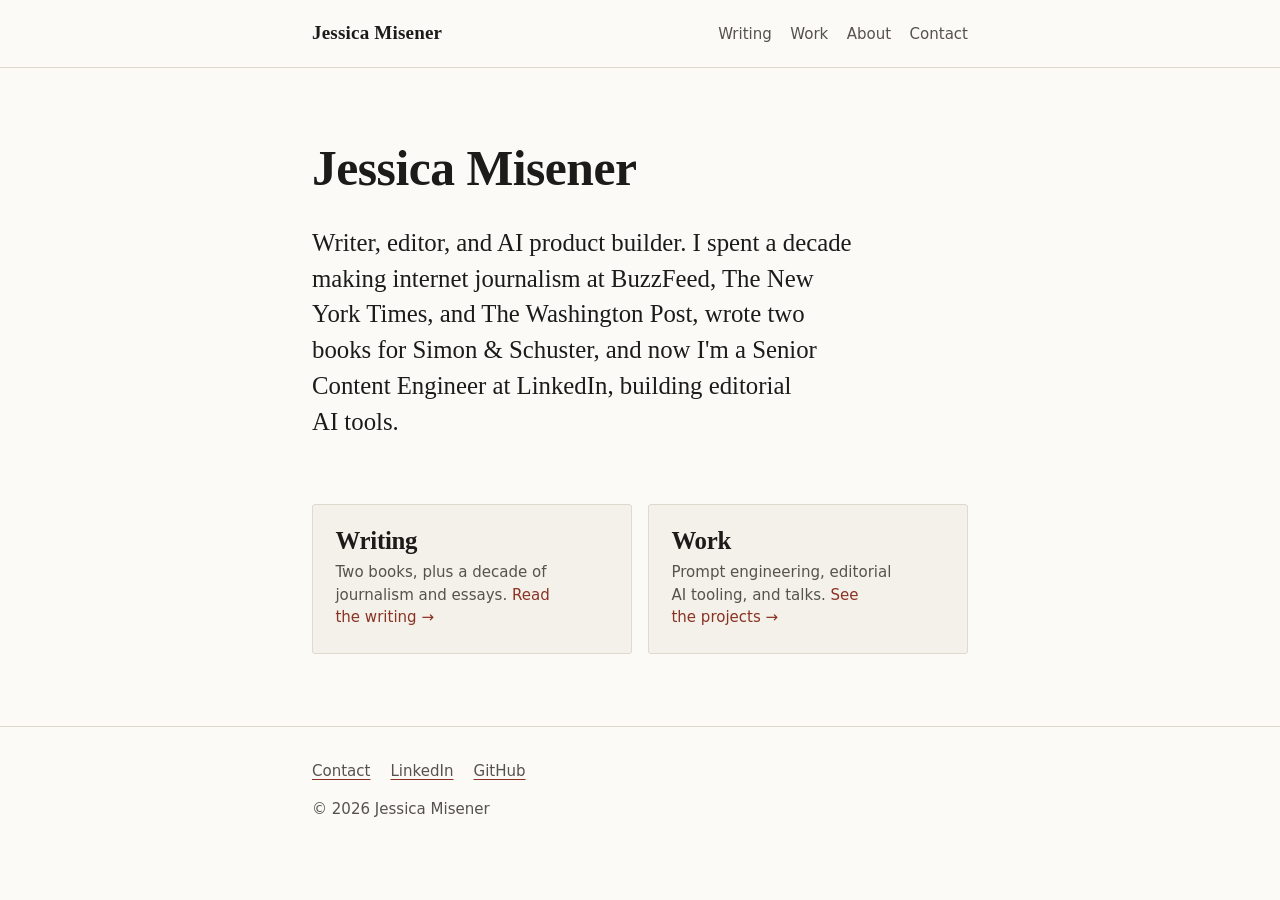
<file: index.html>
<!doctype html>
<html lang="en">
  <head>
    <meta charset="utf-8" />
    <meta name="viewport" content="width=device-width, initial-scale=1" />
    <title>Jessica Misener — Writer, editor, AI product builder</title>
    <meta
      name="description"
      content="Jessica Misener is a writer, editor, and AI product builder in Ann Arbor, Michigan — author of two books and Senior Content Engineer at LinkedIn."
    />
    <link rel="canonical" href="https://jessicamisener.com/" />
    <link rel="stylesheet" href="/assets/styles.css" />
    <link rel="icon" href="/assets/favicon.svg" type="image/svg+xml" />

    <meta property="og:type" content="website" />
    <meta property="og:site_name" content="Jessica Misener" />
    <meta
      property="og:title"
      content="Jessica Misener — Writer, editor, AI product builder"
    />
    <meta
      property="og:description"
      content="Jessica Misener is a writer, editor, and AI product builder in Ann Arbor, Michigan — author of two books and Senior Content Engineer at LinkedIn."
    />
    <meta property="og:url" content="https://jessicamisener.com/" />
    <meta name="twitter:card" content="summary" />
  </head>
  <body>
    <a class="skip-link" href="#main">Skip to content</a>

    <header class="site-header">
      <div class="wrap">
        <a class="site-name" href="/">Jessica Misener</a>
        <nav class="site-nav" aria-label="Primary">
          <ul>
            <li><a href="/writing/">Writing</a></li>
            <li><a href="/work/">Work</a></li>
            <li><a href="/about/">About</a></li>
            <li><a href="/contact/">Contact</a></li>
          </ul>
        </nav>
      </div>
    </header>

    <main id="main">
      <section class="wrap flow">
        <h1>Jessica Misener</h1>
        <p class="lede">
          Writer, editor, and AI product builder. I spent a decade making
          internet journalism at BuzzFeed, The New York Times, and The
          Washington Post, wrote two books for Simon &amp; Schuster, and now I'm
          a Senior Content Engineer at LinkedIn, building editorial AI tools.
        </p>
      </section>

      <section class="wrap">
        <div class="doors">
          <a class="door" href="/writing/">
            <h2>Writing</h2>
            <p>
              Two books, plus a decade of journalism and essays.
              <span class="door-cue">Read the writing&nbsp;&rarr;</span>
            </p>
          </a>
          <a class="door" href="/work/">
            <h2>Work</h2>
            <p>
              Prompt engineering, editorial AI tooling, and talks.
              <span class="door-cue">See the projects&nbsp;&rarr;</span>
            </p>
          </a>
        </div>
      </section>
    </main>

    <footer class="site-footer">
      <div class="wrap">
        <ul>
          <li><a href="/contact/">Contact</a></li>
          <li>
            <a
              href="https://www.linkedin.com/in/jessicamisener/"
              rel="me noopener"
              >LinkedIn</a
            >
          </li>
          <li>
            <a href="https://github.com/jmisener123" rel="me noopener">GitHub</a>
          </li>
        </ul>
        <p>&copy; 2026 Jessica Misener</p>
      </div>
    </footer>
  </body>
</html>
</file>
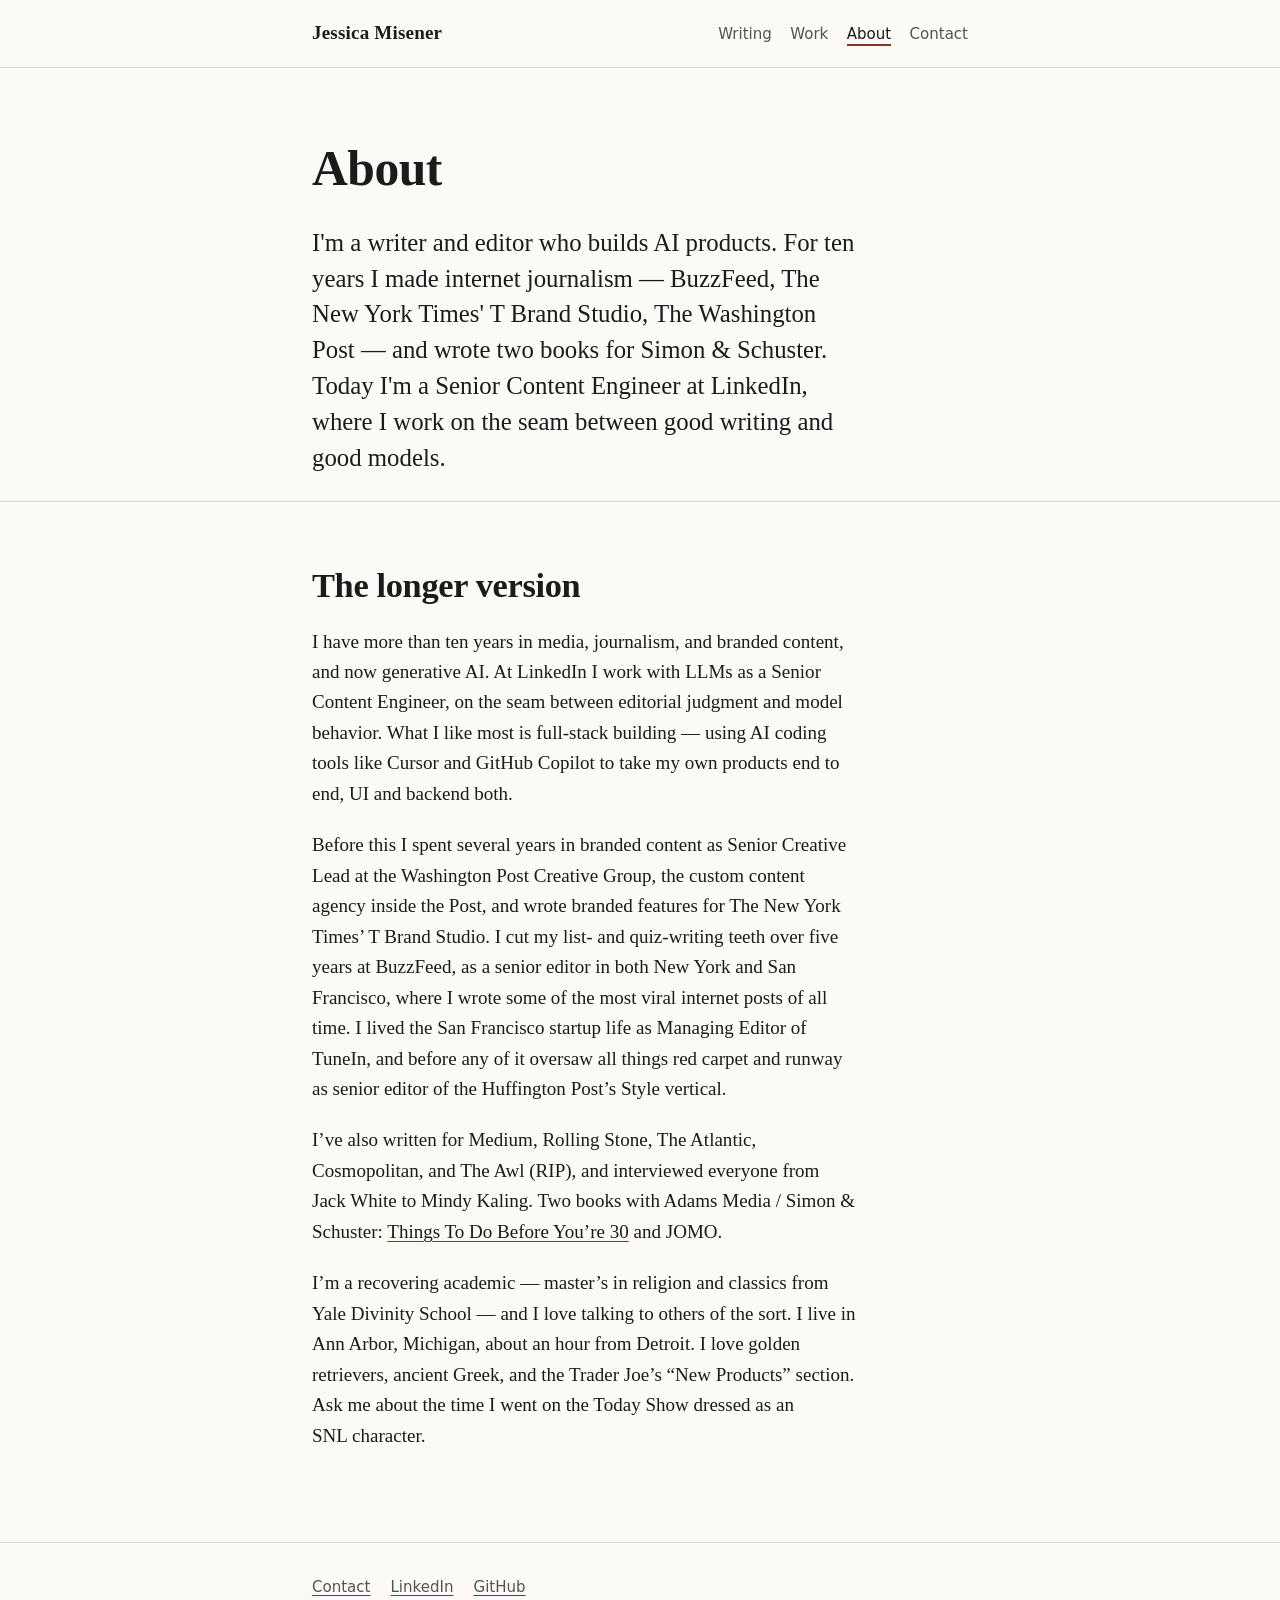
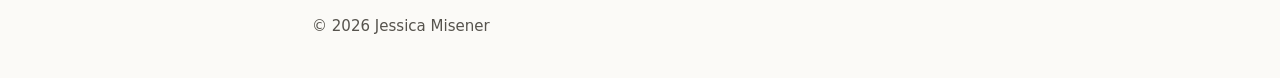
<file: about/index.html>
<!doctype html>
<html lang="en">
  <head>
    <meta charset="utf-8" />
    <meta name="viewport" content="width=device-width, initial-scale=1" />
    <title>About — Jessica Misener</title>
    <meta
      name="description"
      content="Jessica Misener is a writer, editor, and Senior Content Engineer at LinkedIn, based in Ann Arbor, Michigan. Two books, a decade in journalism, and three New Yorker Caption Contest wins."
    />
    <link rel="canonical" href="https://jessicamisener.com/about/" />
    <link rel="stylesheet" href="/assets/styles.css" />
    <link rel="icon" href="/assets/favicon.svg" type="image/svg+xml" />

    <meta property="og:type" content="profile" />
    <meta property="og:site_name" content="Jessica Misener" />
    <meta property="og:title" content="About — Jessica Misener" />
    <meta
      property="og:description"
      content="Writer, editor, and Senior Content Engineer at LinkedIn. Two books, a decade in journalism, three New Yorker Caption Contest wins."
    />
    <meta property="og:url" content="https://jessicamisener.com/about/" />
    <meta name="twitter:card" content="summary" />
  </head>
  <body>
    <a class="skip-link" href="#main">Skip to content</a>

    <header class="site-header">
      <div class="wrap">
        <a class="site-name" href="/">Jessica Misener</a>
        <nav class="site-nav" aria-label="Primary">
          <ul>
            <li><a href="/writing/">Writing</a></li>
            <li><a href="/work/">Work</a></li>
            <li><a href="/about/" aria-current="page">About</a></li>
            <li><a href="/contact/">Contact</a></li>
          </ul>
        </nav>
      </div>
    </header>

    <main id="main">
      <section class="wrap flow">
        <h1>About</h1>
        <p class="lede">
          I'm a writer and editor who builds AI products. For ten years I made
          internet journalism — BuzzFeed, The New York Times' T Brand Studio,
          The Washington Post — and wrote two books for Simon &amp; Schuster.
          Today I'm a Senior Content Engineer at LinkedIn, where I work
          on the seam between good writing and good models.
        </p>
      </section>

      <hr class="section-rule" />

      <section class="wrap flow">
        <h2>The longer version</h2>
        <p>
          I have more than ten years in media, journalism, and branded
          content, and now generative AI. At LinkedIn I work with LLMs as a
          Senior Content Engineer, on the seam between editorial judgment and
          model behavior. What I like most is full-stack building &mdash;
          using AI coding tools like Cursor and GitHub Copilot to take my own
          products end to end, UI and backend both.
        </p>
        <p>
          Before this I spent several years in branded content as Senior
          Creative Lead at the Washington Post Creative Group, the custom
          content agency inside the Post, and wrote branded features for The
          New York Times&rsquo; T Brand Studio. I cut my list- and
          quiz-writing teeth over five years at BuzzFeed, as a senior editor
          in both New York and San Francisco, where I wrote some of the most
          viral internet posts of all time. I lived the San Francisco startup
          life as Managing Editor of TuneIn, and before any of it oversaw all
          things red carpet and runway as senior editor of the Huffington
          Post&rsquo;s Style vertical.
        </p>
        <p>
          I&rsquo;ve also written for Medium, Rolling Stone, The Atlantic,
          Cosmopolitan, and The Awl (RIP), and interviewed everyone from Jack
          White to Mindy Kaling. Two books with Adams Media / Simon &amp;
          Schuster:
          <a href="/writing/books/">Things To Do Before You&rsquo;re 30</a>
          and JOMO.
        </p>
        <p>
          I&rsquo;m a recovering academic &mdash; master&rsquo;s in religion
          and classics from Yale Divinity School &mdash; and I love talking to
          others of the sort. I live in Ann Arbor, Michigan, about an hour
          from Detroit. I love golden retrievers, ancient Greek, and the
          Trader Joe&rsquo;s &ldquo;New Products&rdquo; section. Ask me about
          the time I went on the Today Show dressed as an SNL character.
        </p>
      </section>
    </main>

    <footer class="site-footer">
      <div class="wrap">
        <ul>
          <li><a href="/contact/">Contact</a></li>
          <li>
            <a
              href="https://www.linkedin.com/in/jessicamisener/"
              rel="me noopener"
              >LinkedIn</a
            >
          </li>
          <li>
            <a href="https://github.com/jmisener123" rel="me noopener">GitHub</a>
          </li>
        </ul>
        <p>&copy; 2026 Jessica Misener</p>
      </div>
    </footer>
  </body>
</html>
</file>
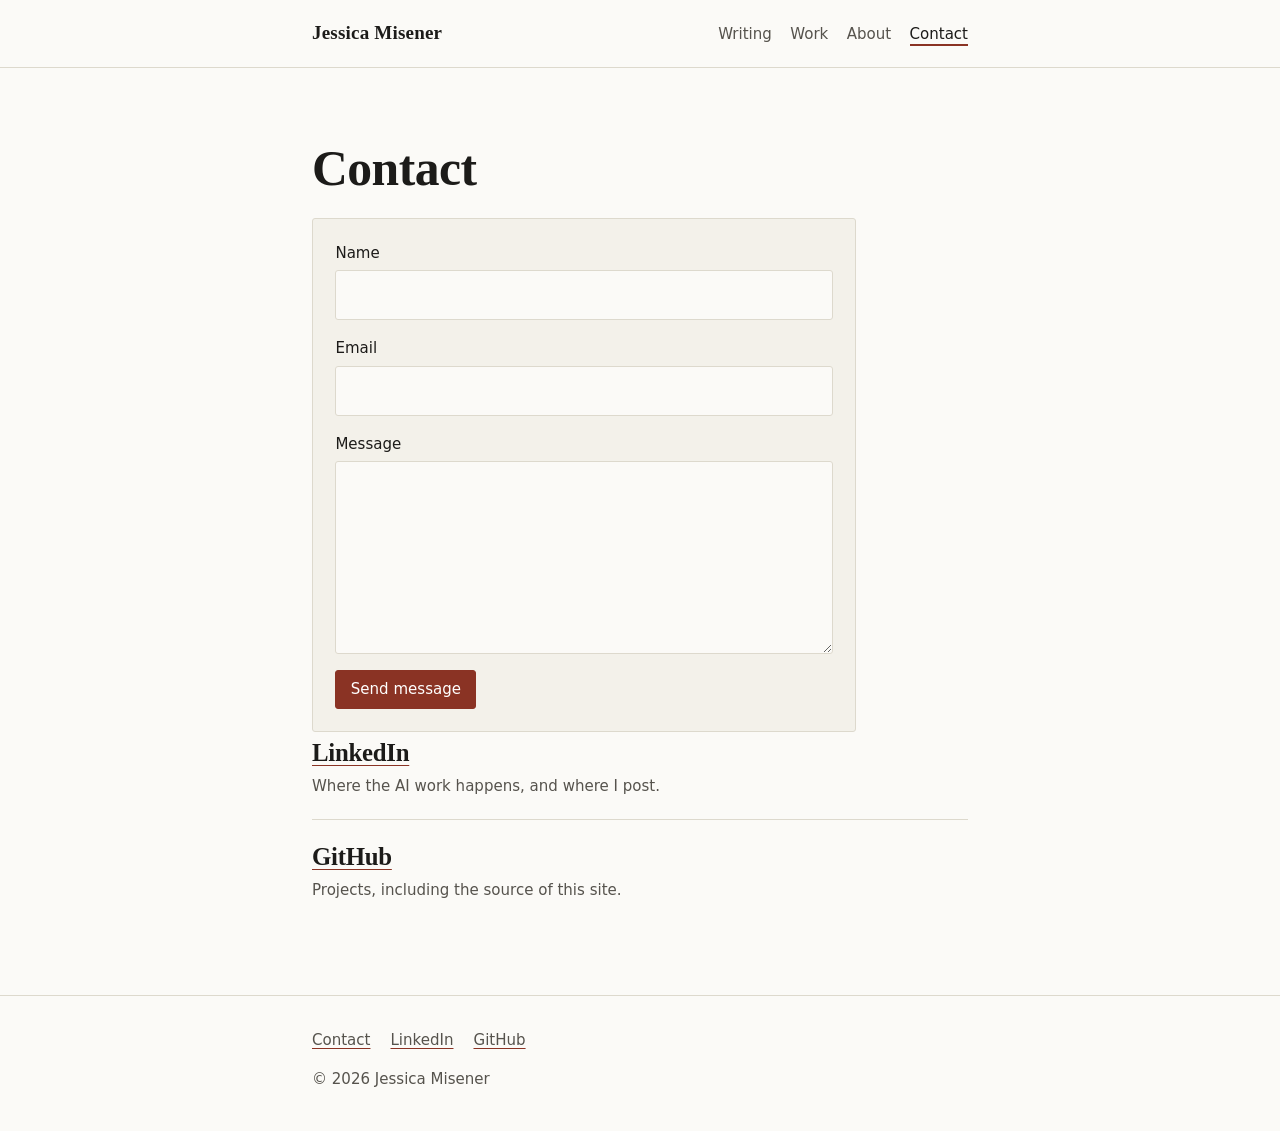
<file: contact/index.html>
<!doctype html>
<html lang="en">
  <head>
    <meta charset="utf-8" />
    <meta name="viewport" content="width=device-width, initial-scale=1" />
    <title>Contact — Jessica Misener</title>
    <meta
      name="description"
      content="Get in touch with Jessica Misener — writer, editor, and AI product builder in Ann Arbor, Michigan."
    />
    <link rel="canonical" href="https://jessicamisener.com/contact/" />
    <link rel="stylesheet" href="/assets/styles.css" />
    <link rel="icon" href="/assets/favicon.svg" type="image/svg+xml" />

    <meta property="og:type" content="website" />
    <meta property="og:site_name" content="Jessica Misener" />
    <meta property="og:title" content="Contact — Jessica Misener" />
    <meta
      property="og:description"
      content="Get in touch with Jessica Misener."
    />
    <meta property="og:url" content="https://jessicamisener.com/contact/" />
    <meta name="twitter:card" content="summary" />
  </head>
  <body>
    <a class="skip-link" href="#main">Skip to content</a>

    <header class="site-header">
      <div class="wrap">
        <a class="site-name" href="/">Jessica Misener</a>
        <nav class="site-nav" aria-label="Primary">
          <ul>
            <li><a href="/writing/">Writing</a></li>
            <li><a href="/work/">Work</a></li>
            <li><a href="/about/">About</a></li>
            <li><a href="/contact/" aria-current="page">Contact</a></li>
          </ul>
        </nav>
      </div>
    </header>

    <main id="main">
      <section class="wrap flow">
        <h1>Contact</h1>
        <!--
          Web3Forms. No backend, no JavaScript. Submissions are emailed to the
          address registered with Web3Forms.

          The access key is safe in public HTML: it only lets someone send mail
          TO you, and it never reveals your address. If you start getting spam,
          restrict the key to this domain in the Web3Forms dashboard.

          `redirect` points at the production domain, so testing from a Vercel
          preview URL will land the sender on jessicamisener.com/thanks/.
        -->
        <form
          class="contact-form"
          action="https://api.web3forms.com/submit"
          method="post"
        >
          <input type="hidden" name="access_key" value="6d32d529-5659-411c-a26c-708165f2a008" />
          <input type="hidden" name="subject" value="jessicamisener.com — new message" />
          <input type="hidden" name="from_name" value="jessicamisener.com" />
          <input type="hidden" name="redirect" value="https://jessicamisener.com/thanks/" />
          <input type="checkbox" name="botcheck" class="hidden" style="display: none" />
          <div class="form-field">
            <label for="name">Name</label>
            <input id="name" name="name" type="text" autocomplete="name" required />
          </div>
          <div class="form-field">
            <label for="email">Email</label>
            <input id="email" name="email" type="email" autocomplete="email" required />
          </div>
          <div class="form-field">
            <label for="message">Message</label>
            <textarea id="message" name="message" rows="6" required></textarea>
          </div>
          <button type="submit">Send message</button>
        </form>
        <ul class="entry-list">
          <li>
            <h2 class="entry-title">
              <a
                href="https://www.linkedin.com/in/jessicamisener/"
                rel="me noopener"
                >LinkedIn</a
              >
            </h2>
            <p class="blurb">Where the AI work happens, and where I post.</p>
          </li>
          <li>
            <h2 class="entry-title">
              <a href="https://github.com/jmisener123" rel="me noopener"
                >GitHub</a
              >
            </h2>
            <p class="blurb">Projects, including the source of this site.</p>
          </li>
        </ul>
      </section>
    </main>

    <footer class="site-footer">
      <div class="wrap">
        <ul>
          <li><a href="/contact/">Contact</a></li>
          <li>
            <a
              href="https://www.linkedin.com/in/jessicamisener/"
              rel="me noopener"
              >LinkedIn</a
            >
          </li>
          <li>
            <a href="https://github.com/jmisener123" rel="me noopener">GitHub</a>
          </li>
        </ul>
        <p>&copy; 2026 Jessica Misener</p>
      </div>
    </footer>
  </body>
</html>
</file>
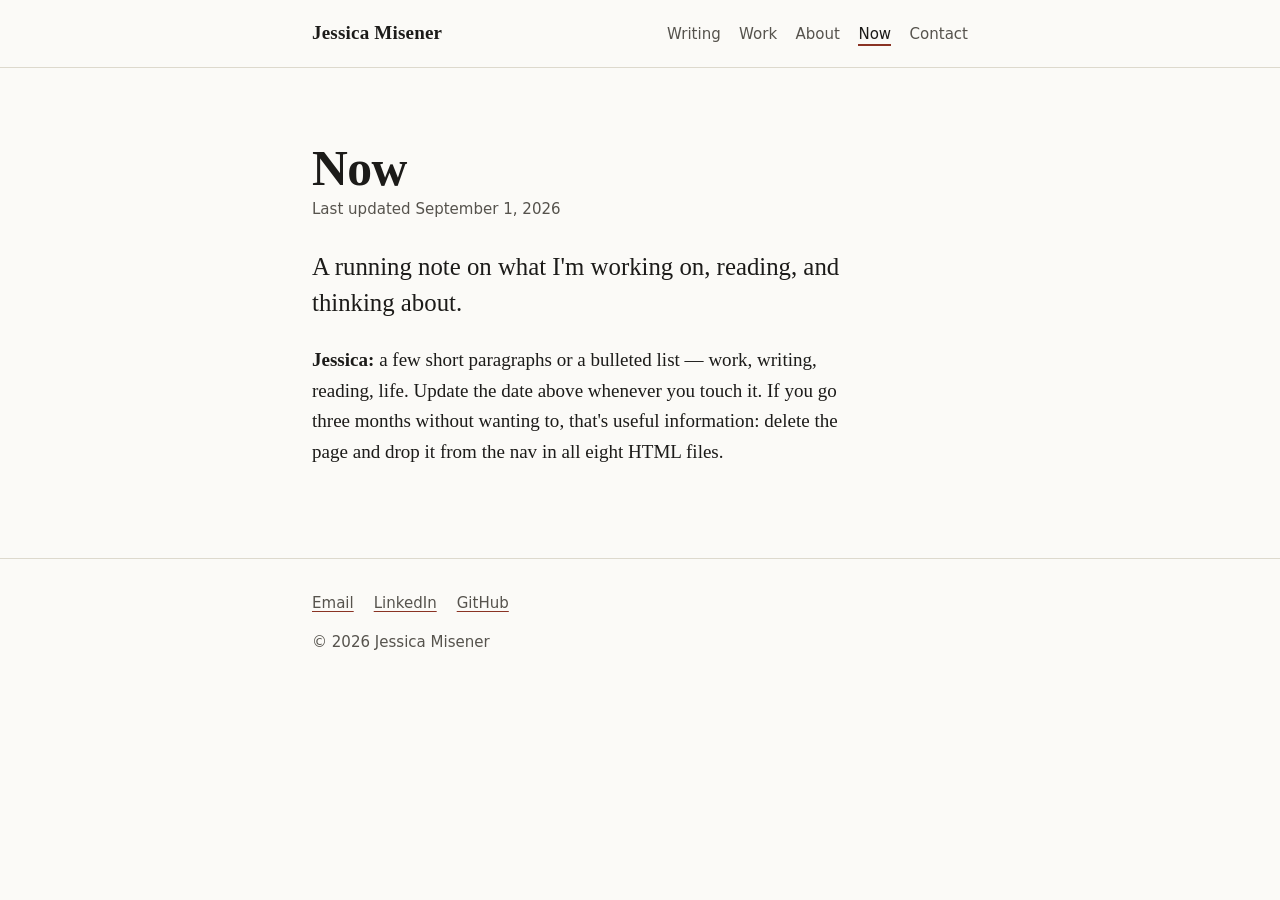
<file: now/index.html>
<!doctype html>
<html lang="en">
  <head>
    <meta charset="utf-8" />
    <meta name="viewport" content="width=device-width, initial-scale=1" />
    <title>Now — Jessica Misener</title>
    <meta
      name="description"
      content="What Jessica Misener is working on, reading, and thinking about right now."
    />
    <link rel="canonical" href="https://jessicamisener.com/now/" />
    <link rel="stylesheet" href="/assets/styles.css" />
    <link rel="icon" href="/assets/favicon.svg" type="image/svg+xml" />

    <meta property="og:type" content="website" />
    <meta property="og:site_name" content="Jessica Misener" />
    <meta property="og:title" content="Now — Jessica Misener" />
    <meta
      property="og:description"
      content="What Jessica Misener is working on, reading, and thinking about right now."
    />
    <meta property="og:url" content="https://jessicamisener.com/now/" />
    <meta name="twitter:card" content="summary" />
  </head>
  <body>
    <a class="skip-link" href="#main">Skip to content</a>

    <header class="site-header">
      <div class="wrap">
        <a class="site-name" href="/">Jessica Misener</a>
        <nav class="site-nav" aria-label="Primary">
          <ul>
            <li><a href="/writing/">Writing</a></li>
            <li><a href="/work/">Work</a></li>
            <li><a href="/about/">About</a></li>
            <li><a href="/now/" aria-current="page">Now</a></li>
            <li><a href="/contact/">Contact</a></li>
          </ul>
        </nav>
      </div>
    </header>

    <main id="main">
      <section class="wrap flow">
        <h1>Now</h1>
        <p class="entry-meta">
          Last updated <time datetime="2026-09-01">September 1, 2026</time>
        </p>
        <p class="lede">
          A running note on what I'm working on, reading, and thinking about.
        </p>
        <p class="todo">
          <strong>Jessica:</strong> a few short paragraphs or a bulleted list —
          work, writing, reading, life. Update the date above whenever you touch
          it. If you go three months without wanting to, that's useful
          information: delete the page and drop it from the nav in all eight
          HTML files.
        </p>
      </section>
    </main>

    <footer class="site-footer">
      <div class="wrap">
        <ul>
          <li><a href="mailto:hello@jessicamisener.com">Email</a></li>
          <li>
            <a
              href="https://www.linkedin.com/in/jessicamisener/"
              rel="me noopener"
              >LinkedIn</a
            >
          </li>
          <li>
            <a href="https://github.com/jmisener123" rel="me noopener">GitHub</a>
          </li>
        </ul>
        <p>&copy; 2026 Jessica Misener</p>
      </div>
    </footer>
  </body>
</html>
</file>
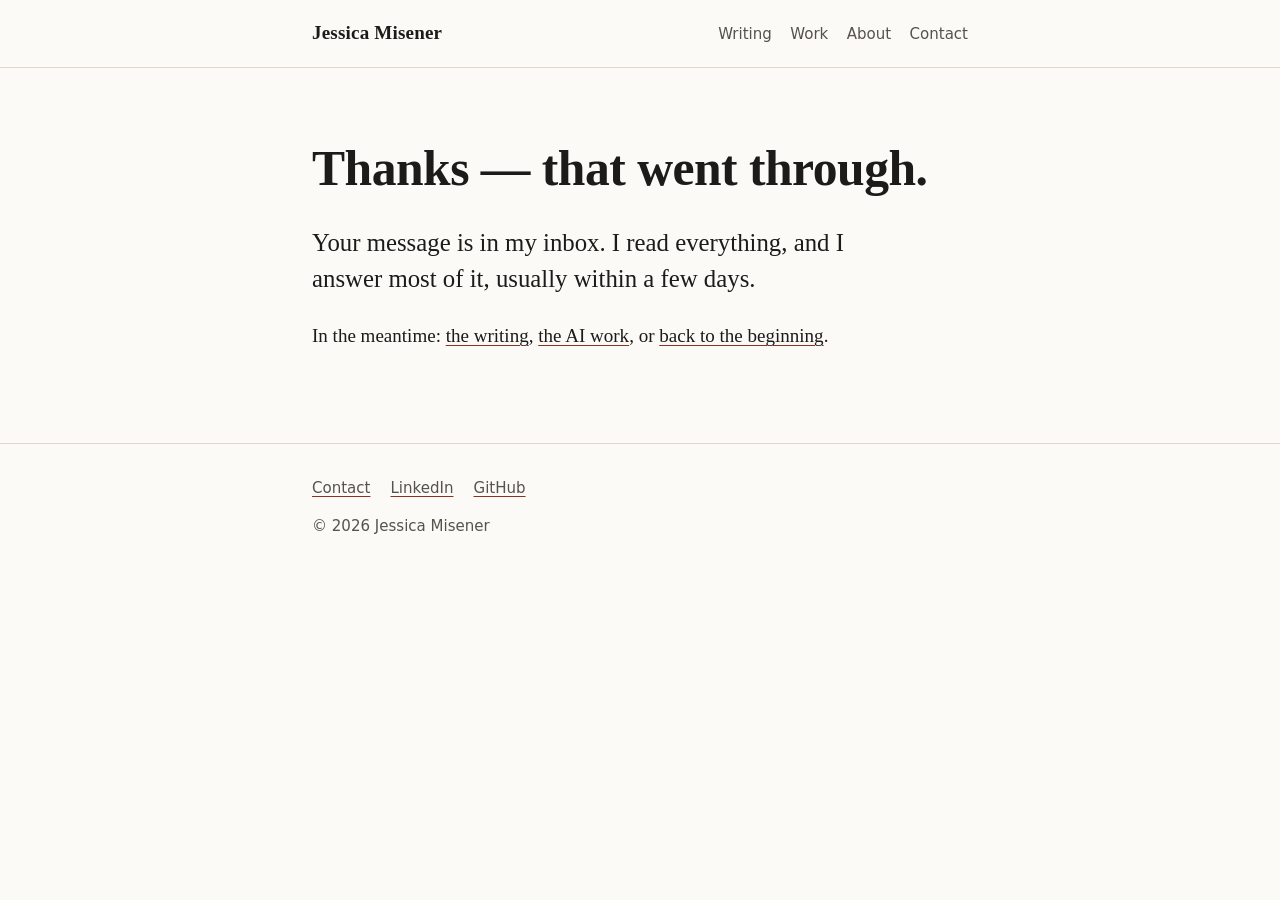
<file: thanks/index.html>
<!doctype html>
<html lang="en">
  <head>
    <meta charset="utf-8" />
    <meta name="viewport" content="width=device-width, initial-scale=1" />
    <title>Thanks — Jessica Misener</title>
    <meta name="description" content="Your message has been sent." />
    <!-- Not a destination anyone should arrive at from search. -->
    <meta name="robots" content="noindex, follow" />
    <link rel="stylesheet" href="/assets/styles.css" />
    <link rel="icon" href="/assets/favicon.svg" type="image/svg+xml" />
  </head>
  <body>
    <a class="skip-link" href="#main">Skip to content</a>

    <header class="site-header">
      <div class="wrap">
        <a class="site-name" href="/">Jessica Misener</a>
        <nav class="site-nav" aria-label="Primary">
          <ul>
            <li><a href="/writing/">Writing</a></li>
            <li><a href="/work/">Work</a></li>
            <li><a href="/about/">About</a></li>
            <li><a href="/contact/">Contact</a></li>
          </ul>
        </nav>
      </div>
    </header>

    <main id="main">
      <section class="wrap flow">
        <h1>Thanks — that went through.</h1>
        <p class="lede">
          Your message is in my inbox. I read everything, and I answer most of
          it, usually within a few days.
        </p>
        <p>
          In the meantime: <a href="/writing/">the writing</a>,
          <a href="/work/">the AI work</a>, or
          <a href="/">back to the beginning</a>.
        </p>
      </section>
    </main>

    <footer class="site-footer">
      <div class="wrap">
        <ul>
          <li><a href="/contact/">Contact</a></li>
          <li>
            <a
              href="https://www.linkedin.com/in/jessicamisener/"
              rel="me noopener"
              >LinkedIn</a
            >
          </li>
          <li>
            <a href="https://github.com/jmisener123" rel="me noopener">GitHub</a>
          </li>
        </ul>
        <p>&copy; 2026 Jessica Misener</p>
      </div>
    </footer>
  </body>
</html>
</file>
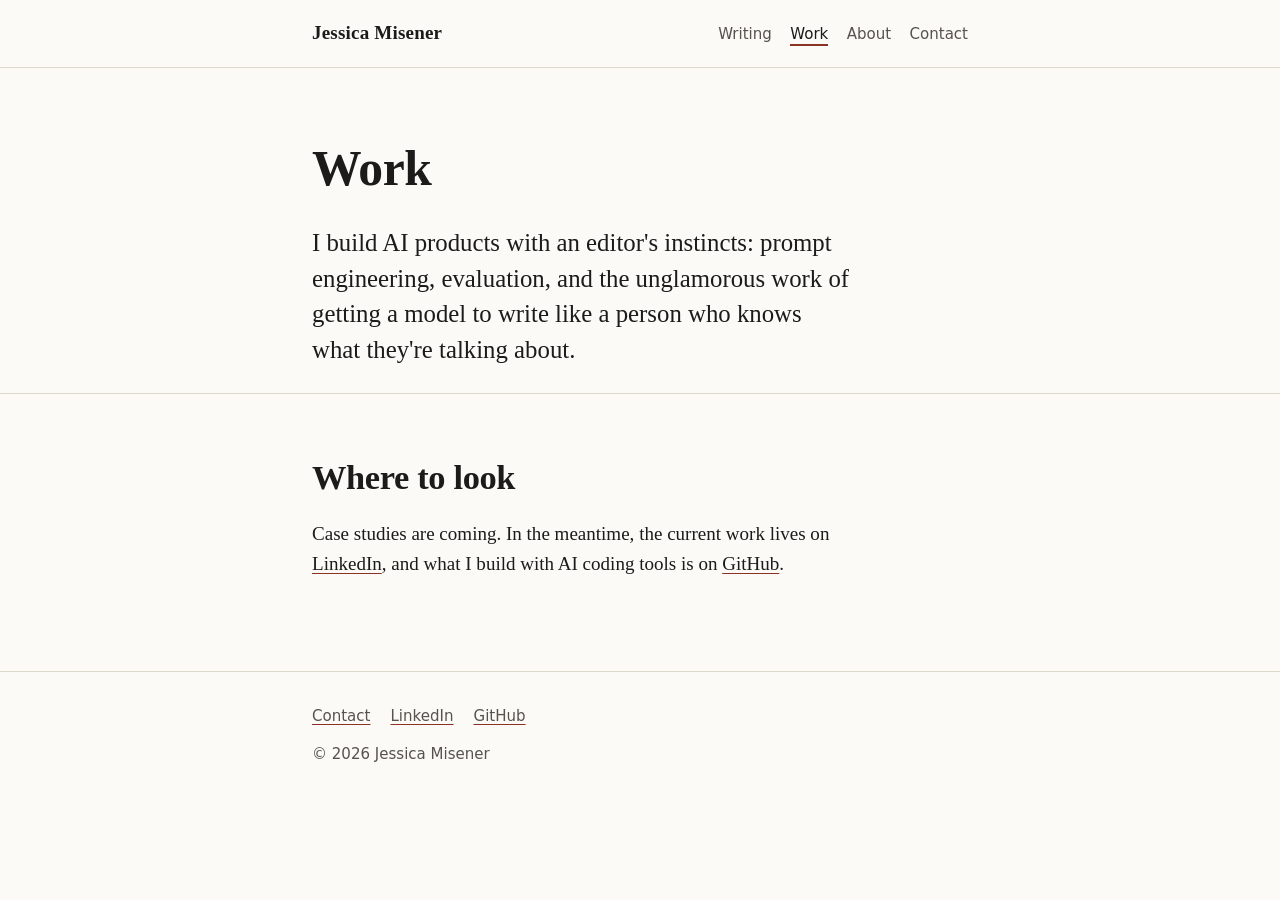
<file: work/index.html>
<!doctype html>
<html lang="en">
  <head>
    <meta charset="utf-8" />
    <meta name="viewport" content="width=device-width, initial-scale=1" />
    <title>Work — Jessica Misener</title>
    <meta
      name="description"
      content="AI and product work by Jessica Misener — prompt engineering, editorial AI tooling, and talks, including her work as a Senior Content Engineer at LinkedIn."
    />
    <link rel="canonical" href="https://jessicamisener.com/work/" />
    <link rel="stylesheet" href="/assets/styles.css" />
    <link rel="icon" href="/assets/favicon.svg" type="image/svg+xml" />

    <meta property="og:type" content="website" />
    <meta property="og:site_name" content="Jessica Misener" />
    <meta property="og:title" content="Work — Jessica Misener" />
    <meta
      property="og:description"
      content="Prompt engineering, editorial AI tooling, and talks."
    />
    <meta property="og:url" content="https://jessicamisener.com/work/" />
    <meta name="twitter:card" content="summary" />
  </head>
  <body>
    <a class="skip-link" href="#main">Skip to content</a>

    <header class="site-header">
      <div class="wrap">
        <a class="site-name" href="/">Jessica Misener</a>
        <nav class="site-nav" aria-label="Primary">
          <ul>
            <li><a href="/writing/">Writing</a></li>
            <li><a href="/work/" aria-current="page">Work</a></li>
            <li><a href="/about/">About</a></li>
            <li><a href="/contact/">Contact</a></li>
          </ul>
        </nav>
      </div>
    </header>

    <main id="main">
      <section class="wrap flow">
        <h1>Work</h1>
        <p class="lede">
          I build AI products with an editor's instincts: prompt engineering,
          evaluation, and the unglamorous work of getting a model to write like
          a person who knows what they're talking about.
        </p>
      </section>

      <hr class="section-rule" />

      <section class="wrap flow">
        <h2>Where to look</h2>
        <p>
          Case studies are coming. In the meantime, the current work lives on
          <a href="https://www.linkedin.com/in/jessicamisener/" rel="me noopener"
            >LinkedIn</a
          >, and what I build with AI coding tools is on
          <a href="https://github.com/jmisener123" rel="me noopener">GitHub</a>.
        </p>
      </section>
    </main>

    <footer class="site-footer">
      <div class="wrap">
        <ul>
          <li><a href="/contact/">Contact</a></li>
          <li>
            <a
              href="https://www.linkedin.com/in/jessicamisener/"
              rel="me noopener"
              >LinkedIn</a
            >
          </li>
          <li>
            <a href="https://github.com/jmisener123" rel="me noopener">GitHub</a>
          </li>
        </ul>
        <p>&copy; 2026 Jessica Misener</p>
      </div>
    </footer>
  </body>
</html>
</file>
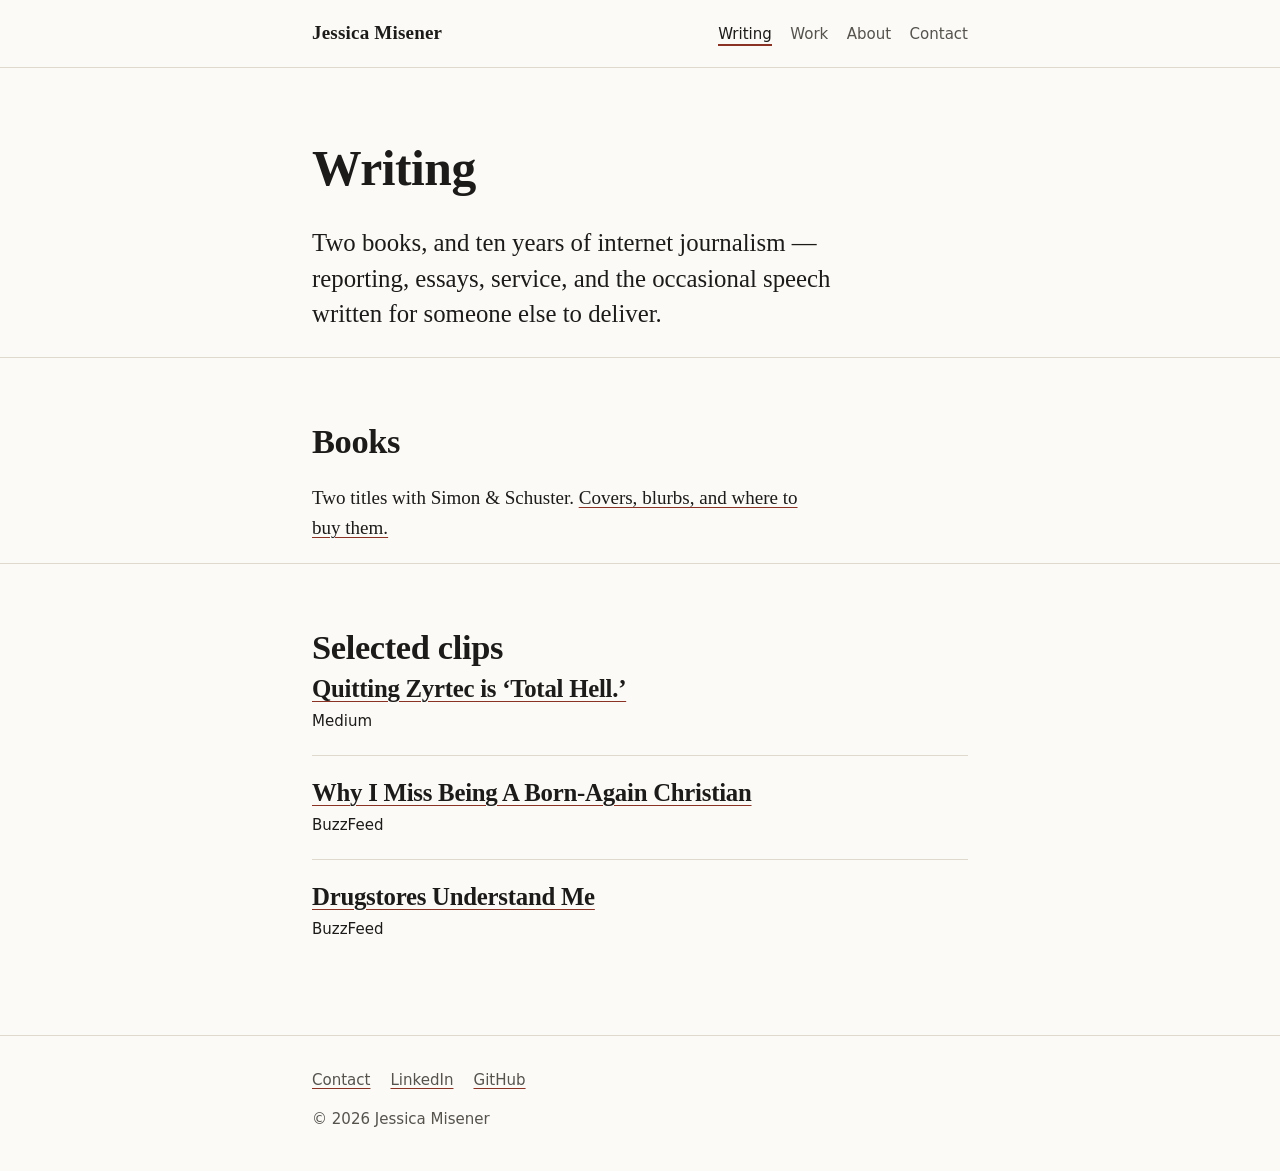
<file: writing/index.html>
<!doctype html>
<html lang="en">
  <head>
    <meta charset="utf-8" />
    <meta name="viewport" content="width=device-width, initial-scale=1" />
    <title>Writing — Jessica Misener</title>
    <meta
      name="description"
      content="Books and selected journalism by Jessica Misener — two titles from Simon &amp; Schuster, plus a decade of reporting and essays for BuzzFeed, The New York Times, and The Washington Post."
    />
    <link rel="canonical" href="https://jessicamisener.com/writing/" />
    <link rel="stylesheet" href="/assets/styles.css" />
    <link rel="icon" href="/assets/favicon.svg" type="image/svg+xml" />

    <meta property="og:type" content="website" />
    <meta property="og:site_name" content="Jessica Misener" />
    <meta property="og:title" content="Writing — Jessica Misener" />
    <meta
      property="og:description"
      content="Books and selected journalism by Jessica Misener."
    />
    <meta property="og:url" content="https://jessicamisener.com/writing/" />
    <meta name="twitter:card" content="summary" />
  </head>
  <body>
    <a class="skip-link" href="#main">Skip to content</a>

    <header class="site-header">
      <div class="wrap">
        <a class="site-name" href="/">Jessica Misener</a>
        <nav class="site-nav" aria-label="Primary">
          <ul>
            <li><a href="/writing/" aria-current="page">Writing</a></li>
            <li><a href="/work/">Work</a></li>
            <li><a href="/about/">About</a></li>
            <li><a href="/contact/">Contact</a></li>
          </ul>
        </nav>
      </div>
    </header>

    <main id="main">
      <section class="wrap flow">
        <h1>Writing</h1>
        <p class="lede">
          Two books, and ten years of internet journalism — reporting, essays,
          service, and the occasional speech written for someone else to
          deliver.
        </p>
      </section>

      <hr class="section-rule" />

      <section class="wrap flow">
        <h2>Books</h2>
        <p>
          Two titles with Simon &amp; Schuster.
          <a href="/writing/books/">Covers, blurbs, and where to buy them.</a>
        </p>
      </section>

      <hr class="section-rule" />

      <section class="wrap flow">
        <h2>Selected clips</h2>
        <ul class="entry-list">
          <li>
            <h3 class="entry-title">
              <a href="https://medium.com/s/reasonable-doubt/quitting-zyrtec-is-total-hell-c3e79d753a1a"
                >Quitting Zyrtec is &lsquo;Total Hell.&rsquo;</a
              >
            </h3>
            <p class="entry-meta"><span class="outlet">Medium</span></p>
          </li>
          <li>
            <h3 class="entry-title">
              <a href="https://www.buzzfeed.com/jessicamisener/why-i-miss-being-a-born-again-christian"
                >Why I Miss Being A Born-Again Christian</a
              >
            </h3>
            <p class="entry-meta"><span class="outlet">BuzzFeed</span></p>
          </li>
          <li>
            <h3 class="entry-title">
              <a href="https://www.buzzfeed.com/jessicamisener/drugstore"
                >Drugstores Understand Me</a
              >
            </h3>
            <p class="entry-meta"><span class="outlet">BuzzFeed</span></p>
          </li>
        </ul>
      </section>
    </main>

    <footer class="site-footer">
      <div class="wrap">
        <ul>
          <li><a href="/contact/">Contact</a></li>
          <li>
            <a
              href="https://www.linkedin.com/in/jessicamisener/"
              rel="me noopener"
              >LinkedIn</a
            >
          </li>
          <li>
            <a href="https://github.com/jmisener123" rel="me noopener">GitHub</a>
          </li>
        </ul>
        <p>&copy; 2026 Jessica Misener</p>
      </div>
    </footer>
  </body>
</html>
</file>
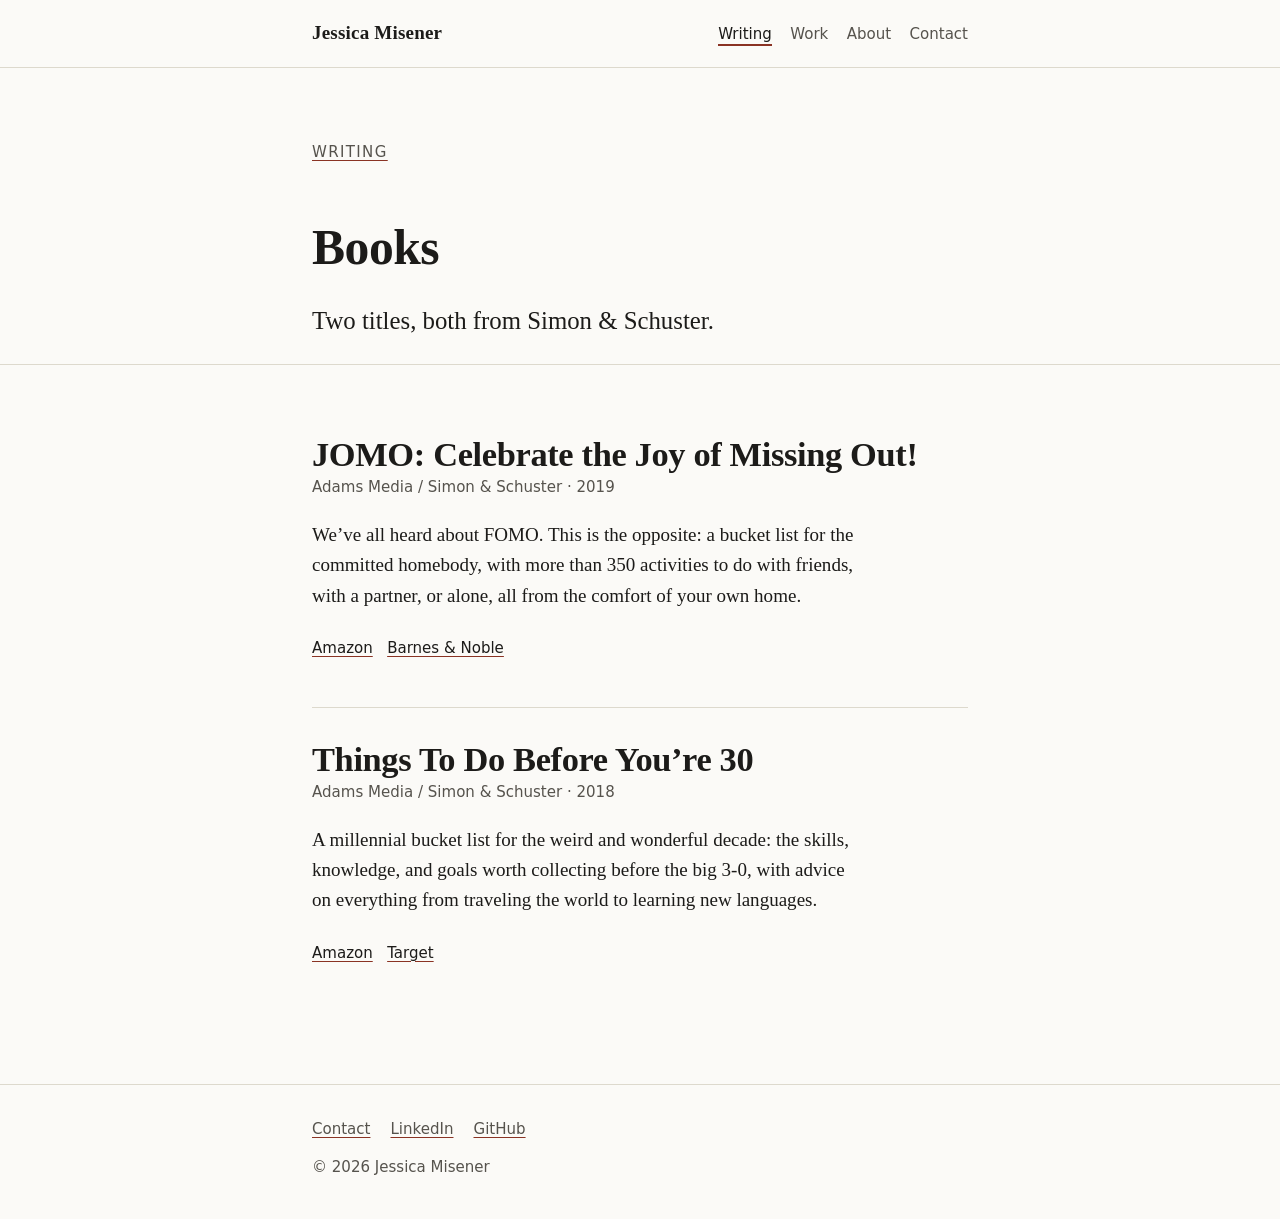
<file: writing/books/index.html>
<!doctype html>
<html lang="en">
  <head>
    <meta charset="utf-8" />
    <meta name="viewport" content="width=device-width, initial-scale=1" />
    <title>Books — Jessica Misener</title>
    <meta
      name="description"
      content="Two books by Jessica Misener, published by Simon &amp; Schuster — covers, descriptions, and where to buy them."
    />
    <link rel="canonical" href="https://jessicamisener.com/writing/books/" />
    <link rel="stylesheet" href="/assets/styles.css" />
    <link rel="icon" href="/assets/favicon.svg" type="image/svg+xml" />

    <meta property="og:type" content="website" />
    <meta property="og:site_name" content="Jessica Misener" />
    <meta property="og:title" content="Books — Jessica Misener" />
    <meta
      property="og:description"
      content="Two books by Jessica Misener, published by Simon &amp; Schuster."
    />
    <meta
      property="og:url"
      content="https://jessicamisener.com/writing/books/"
    />
    <meta name="twitter:card" content="summary" />
  </head>
  <body>
    <a class="skip-link" href="#main">Skip to content</a>

    <header class="site-header">
      <div class="wrap">
        <a class="site-name" href="/">Jessica Misener</a>
        <nav class="site-nav" aria-label="Primary">
          <ul>
            <li><a href="/writing/" aria-current="page">Writing</a></li>
            <li><a href="/work/">Work</a></li>
            <li><a href="/about/">About</a></li>
            <li><a href="/contact/">Contact</a></li>
          </ul>
        </nav>
      </div>
    </header>

    <main id="main">
      <section class="wrap flow">
        <p class="kicker"><a href="/writing/">Writing</a></p>
        <h1>Books</h1>
        <p class="lede">Two titles, both from Simon &amp; Schuster.</p>
      </section>

      <hr class="section-rule" />
      <section class="wrap">
        <!-- ===== BOOK 1: JOMO (newest first) ===== -->
        <article class="book">
          <div class="flow">
            <h2>JOMO: Celebrate the Joy of Missing Out!</h2>
            <p class="entry-meta">Adams Media / Simon &amp; Schuster &middot; 2019</p>
            <p>
              We&rsquo;ve all heard about FOMO. This is the opposite: a
              bucket list for the committed homebody, with more than 350
              activities to do with friends, with a partner, or alone, all
              from the comfort of your own home.
            </p>
            <p class="card-links">
              <a href="https://www.amazon.com/gp/product/1507211422/">Amazon</a
              ><a href="https://www.barnesandnoble.com/w/jomo-jessica-misener/1131267507?ean=9781507211427"
                >Barnes &amp; Noble</a
              >
            </p>
          </div>
        </article>

        <!-- ===== BOOK 2: Things To Do Before You're 30 ===== -->
        <article class="book">
          <div class="flow">
            <h2>Things To Do Before You&rsquo;re 30</h2>
            <p class="entry-meta">Adams Media / Simon &amp; Schuster &middot; 2018</p>
            <p>
              A millennial bucket list for the weird and wonderful decade:
              the skills, knowledge, and goals worth collecting before the
              big 3-0, with advice on everything from traveling the world to
              learning new languages.
            </p>
            <p class="card-links">
              <a href="https://www.amazon.com/exec/obidos/ASIN/1507207336">Amazon</a
              ><a href="https://www.target.com/p/things-to-do-before-you-re-30-the-try-it-out-get-it-done-live-it-up-list-paperback/-/"
                >Target</a
              >
            </p>
          </div>
        </article>
      </section>
    </main>

    <footer class="site-footer">
      <div class="wrap">
        <ul>
          <li><a href="/contact/">Contact</a></li>
          <li>
            <a
              href="https://www.linkedin.com/in/jessicamisener/"
              rel="me noopener"
              >LinkedIn</a
            >
          </li>
          <li>
            <a href="https://github.com/jmisener123" rel="me noopener">GitHub</a>
          </li>
        </ul>
        <p>&copy; 2026 Jessica Misener</p>
      </div>
    </footer>
  </body>
</html>
</file>
<file: assets/styles.css>
/* ---------------------------------------------------------------
   jessicamisener.com
   Design tokens. Change colors/type here, not in the pages.
   --------------------------------------------------------------- */

:root {
  /* Type. System fonts only — nothing to download, nothing to break.
     To self-host a display face later, drop the files in /assets/fonts/,
     add an @font-face block below, and change --font-display. */
  --font-display: "Iowan Old Style", "Palatino Linotype", Palatino, Georgia,
    "Times New Roman", serif;
  --font-body: "Iowan Old Style", "Palatino Linotype", Palatino, Georgia,
    "Times New Roman", serif;
  --font-ui: ui-sans-serif, system-ui, -apple-system, "Segoe UI", Roboto,
    "Helvetica Neue", Arial, sans-serif;

  --step--1: clamp(0.86rem, 0.83rem + 0.15vw, 0.94rem);
  --step-0: clamp(1.05rem, 1rem + 0.25vw, 1.19rem);
  --step-1: clamp(1.28rem, 1.18rem + 0.5vw, 1.55rem);
  --step-2: clamp(1.6rem, 1.4rem + 1vw, 2.15rem);
  --step-3: clamp(2rem, 1.6rem + 2vw, 3.1rem);

  /* Color */
  --bg: #fbfaf7;
  --surface: #f3f1ea;
  --text: #1c1b19;
  --text-soft: #56534d;
  --rule: #ddd9cd;
  --accent: #8a3324; /* burnt sienna */
  --accent-soft: #f0e2de;

  /* Space */
  --measure: 34rem;
  --page-max: 46rem;
  --gutter: clamp(1.25rem, 5vw, 2.5rem);
  --flow: 1.1em;
}

@media (prefers-color-scheme: dark) {
  :root {
    --bg: #161513;
    --surface: #201f1c;
    --text: #ece9e2;
    --text-soft: #a8a49b;
    --rule: #35332e;
    --accent: #e8917c;
    --accent-soft: #2e2320;
  }
}

/* ---------------------------------------------------------------
   Reset-ish
   --------------------------------------------------------------- */

*,
*::before,
*::after {
  box-sizing: border-box;
}

html {
  -webkit-text-size-adjust: 100%;
}

body {
  margin: 0;
  background: var(--bg);
  color: var(--text);
  font-family: var(--font-body);
  font-size: var(--step-0);
  line-height: 1.6;
  text-rendering: optimizeLegibility;
  -webkit-font-smoothing: antialiased;
}

img {
  max-width: 100%;
  height: auto;
  display: block;
}

/* Vertical rhythm: space between siblings, no orphan margins. */
.flow > * + * {
  margin-top: var(--flow);
}

/* ---------------------------------------------------------------
   Links & focus
   --------------------------------------------------------------- */

a {
  color: inherit;
  text-decoration-color: var(--accent);
  text-underline-offset: 0.18em;
  text-decoration-thickness: 0.06em;
  transition: color 0.12s ease, background-color 0.12s ease;
}

a:hover {
  color: var(--accent);
}

:focus-visible {
  outline: 2px solid var(--accent);
  outline-offset: 3px;
  border-radius: 2px;
}

.skip-link {
  position: absolute;
  left: -9999px;
  top: 0;
  background: var(--accent);
  color: #fff;
  padding: 0.6rem 1rem;
  font-family: var(--font-ui);
  font-size: var(--step--1);
  z-index: 10;
}

.skip-link:focus {
  left: 0;
  color: #fff;
}

/* ---------------------------------------------------------------
   Layout
   --------------------------------------------------------------- */

.wrap {
  width: 100%;
  max-width: var(--page-max);
  margin-inline: auto;
  padding-inline: var(--gutter);
}

main {
  padding-block: clamp(2.5rem, 7vw, 4.5rem);
}

main > * + * {
  margin-top: clamp(2.5rem, 6vw, 4rem);
}

/* ---------------------------------------------------------------
   Header / nav
   --------------------------------------------------------------- */

.site-header {
  border-bottom: 1px solid var(--rule);
  padding-block: 1.15rem;
}

.site-header .wrap {
  display: flex;
  flex-wrap: wrap;
  align-items: baseline;
  justify-content: space-between;
  gap: 0.4rem 1.5rem;
}

.site-name {
  font-family: var(--font-display);
  font-size: var(--step-0);
  font-weight: 600;
  letter-spacing: 0.01em;
  text-decoration: none;
}

.site-nav ul {
  display: flex;
  flex-wrap: wrap;
  gap: 0.35rem 1.15rem;
  margin: 0;
  padding: 0;
  list-style: none;
  font-family: var(--font-ui);
  font-size: var(--step--1);
}

.site-nav a {
  text-decoration: none;
  color: var(--text-soft);
  padding-block: 0.15rem;
}

.site-nav a:hover {
  color: var(--accent);
}

.site-nav a[aria-current="page"] {
  color: var(--text);
  box-shadow: inset 0 -2px 0 0 var(--accent);
}

/* ---------------------------------------------------------------
   Headings & prose
   --------------------------------------------------------------- */

h1,
h2,
h3 {
  font-family: var(--font-display);
  line-height: 1.15;
  font-weight: 600;
  letter-spacing: -0.01em;
  margin: 0;
  text-wrap: balance;
}

h1 {
  font-size: var(--step-3);
}

h2 {
  font-size: var(--step-2);
}

h3 {
  font-size: var(--step-1);
}

p,
li {
  max-width: var(--measure);
  text-wrap: pretty;
}

.lede {
  font-size: var(--step-1);
  line-height: 1.45;
  color: var(--text);
}

.muted {
  color: var(--text-soft);
}

.kicker {
  font-family: var(--font-ui);
  font-size: var(--step--1);
  letter-spacing: 0.09em;
  text-transform: uppercase;
  color: var(--text-soft);
  margin: 0 0 0.6rem;
}

.section-rule {
  border: 0;
  border-top: 1px solid var(--rule);
  margin-block: 0;
}

/* ---------------------------------------------------------------
   Home: the two doors
   --------------------------------------------------------------- */

.doors {
  display: grid;
  gap: 1rem;
  grid-template-columns: 1fr;
}

@media (min-width: 40rem) {
  .doors {
    grid-template-columns: 1fr 1fr;
  }
}

.door {
  display: block;
  padding: 1.35rem 1.4rem 1.5rem;
  background: var(--surface);
  border: 1px solid var(--rule);
  border-radius: 3px;
  text-decoration: none;
}

.door:hover {
  border-color: var(--accent);
  background: var(--accent-soft);
}

.door h2 {
  font-size: var(--step-1);
  margin-bottom: 0.35rem;
}

.door p {
  margin: 0;
  color: var(--text-soft);
  font-size: var(--step--1);
  font-family: var(--font-ui);
  line-height: 1.5;
  max-width: none;
}

.door .door-cue {
  color: var(--accent);
}

/* ---------------------------------------------------------------
   Lists of things: clips, books, projects
   --------------------------------------------------------------- */

.entry-list {
  list-style: none;
  margin: 0;
  padding: 0;
}

.entry-list > li {
  max-width: none;
  padding-block: 1.35rem;
  border-top: 1px solid var(--rule);
}

.entry-list > li:first-child {
  border-top: 0;
  padding-top: 0.4rem;
}

.entry-title {
  font-family: var(--font-display);
  font-size: var(--step-1);
  line-height: 1.25;
  margin: 0 0 0.3rem;
  font-weight: 600;
}

.entry-meta {
  font-family: var(--font-ui);
  font-size: var(--step--1);
  color: var(--text-soft);
  margin: 0 0 0.45rem;
}

.entry-meta .outlet {
  color: var(--text);
}

.entry-list p {
  margin: 0;
}

.entry-list .blurb {
  color: var(--text-soft);
  font-size: var(--step--1);
  line-height: 1.6;
  font-family: var(--font-ui);
}

/* Contact form */
.contact-form {
  display: grid;
  gap: 1rem;
  max-width: var(--measure);
  padding: 1.35rem 1.4rem;
  background: var(--surface);
  border: 1px solid var(--rule);
  border-radius: 3px;
}

.form-field {
  display: grid;
  gap: 0.35rem;
}

.form-field label,
.contact-form button {
  font-family: var(--font-ui);
  font-size: var(--step--1);
}

.form-field input,
.form-field textarea {
  width: 100%;
  padding: 0.6rem 0.7rem;
  color: var(--text);
  background: var(--bg);
  border: 1px solid var(--rule);
  border-radius: 3px;
  font: inherit;
  line-height: 1.5;
}

.form-field textarea {
  resize: vertical;
}

.form-field input:focus,
.form-field textarea:focus {
  border-color: var(--accent);
  outline: 2px solid var(--accent-soft);
  outline-offset: 1px;
}

.contact-form button {
  justify-self: start;
  padding: 0.6rem 0.9rem;
  color: #fff;
  background: var(--accent);
  border: 1px solid var(--accent);
  border-radius: 3px;
  cursor: pointer;
}

.contact-form button:hover {
  color: var(--text);
  background: var(--accent-soft);
}

/* Books */
.book {
  display: grid;
  gap: 1.1rem 1.8rem;
  grid-template-columns: 1fr;
  align-items: start;
  padding-block: 2rem;
  border-top: 1px solid var(--rule);
}

.book:first-of-type {
  border-top: 0;
  padding-top: 0.4rem;
}

/* Two columns once there's cover art to put in the first one:
   @media (min-width: 34rem) { .book { grid-template-columns: 11rem 1fr; } }
   Text-only for now, so a single column is correct. */

.book-cover {
  width: 100%;
  max-width: 11rem;
  border: 1px solid var(--rule);
  border-radius: 2px;
  background: var(--surface);
}

/* Projects */
.cards {
  display: grid;
  gap: 1rem;
  grid-template-columns: 1fr;
  list-style: none;
  margin: 0;
  padding: 0;
}

@media (min-width: 44rem) {
  .cards {
    grid-template-columns: repeat(2, 1fr);
  }
}

.card {
  display: flex;
  flex-direction: column;
  gap: 0.5rem;
  padding: 1.35rem 1.4rem;
  background: var(--surface);
  border: 1px solid var(--rule);
  border-radius: 3px;
  max-width: none;
}

.card h3 {
  margin: 0;
}

.card p {
  margin: 0;
  max-width: none;
  font-size: var(--step--1);
  font-family: var(--font-ui);
  line-height: 1.55;
  color: var(--text-soft);
}

.card .role {
  font-family: var(--font-ui);
  font-size: var(--step--1);
  color: var(--accent);
}

.tags {
  display: flex;
  flex-wrap: wrap;
  gap: 0.35rem;
  list-style: none;
  margin: 0.15rem 0 0;
  padding: 0;
}

.tags li {
  font-family: var(--font-ui);
  font-size: 0.78rem;
  letter-spacing: 0.03em;
  color: var(--text-soft);
  border: 1px solid var(--rule);
  border-radius: 100px;
  padding: 0.12rem 0.55rem;
  max-width: none;
}

.card-links {
  margin-top: auto;
  padding-top: 0.35rem;
  font-family: var(--font-ui);
  font-size: var(--step--1);
}

.card-links a + a {
  margin-left: 0.9rem;
}

/* ---------------------------------------------------------------
   Utilities
   --------------------------------------------------------------- */

[hidden] {
  display: none !important;
}

/* ---------------------------------------------------------------
   Placeholder callout — delete these blocks as real content lands
   --------------------------------------------------------------- */

/* ---------------------------------------------------------------
   Footer
   --------------------------------------------------------------- */

.site-footer {
  border-top: 1px solid var(--rule);
  padding-block: 2rem 2.5rem;
  font-family: var(--font-ui);
  font-size: var(--step--1);
  color: var(--text-soft);
}

.site-footer ul {
  display: flex;
  flex-wrap: wrap;
  gap: 0.4rem 1.25rem;
  margin: 0 0 0.9rem;
  padding: 0;
  list-style: none;
}

.site-footer p {
  margin: 0;
  max-width: none;
}

@media (prefers-reduced-motion: reduce) {
  * {
    transition: none !important;
    animation: none !important;
  }
}
</file>
